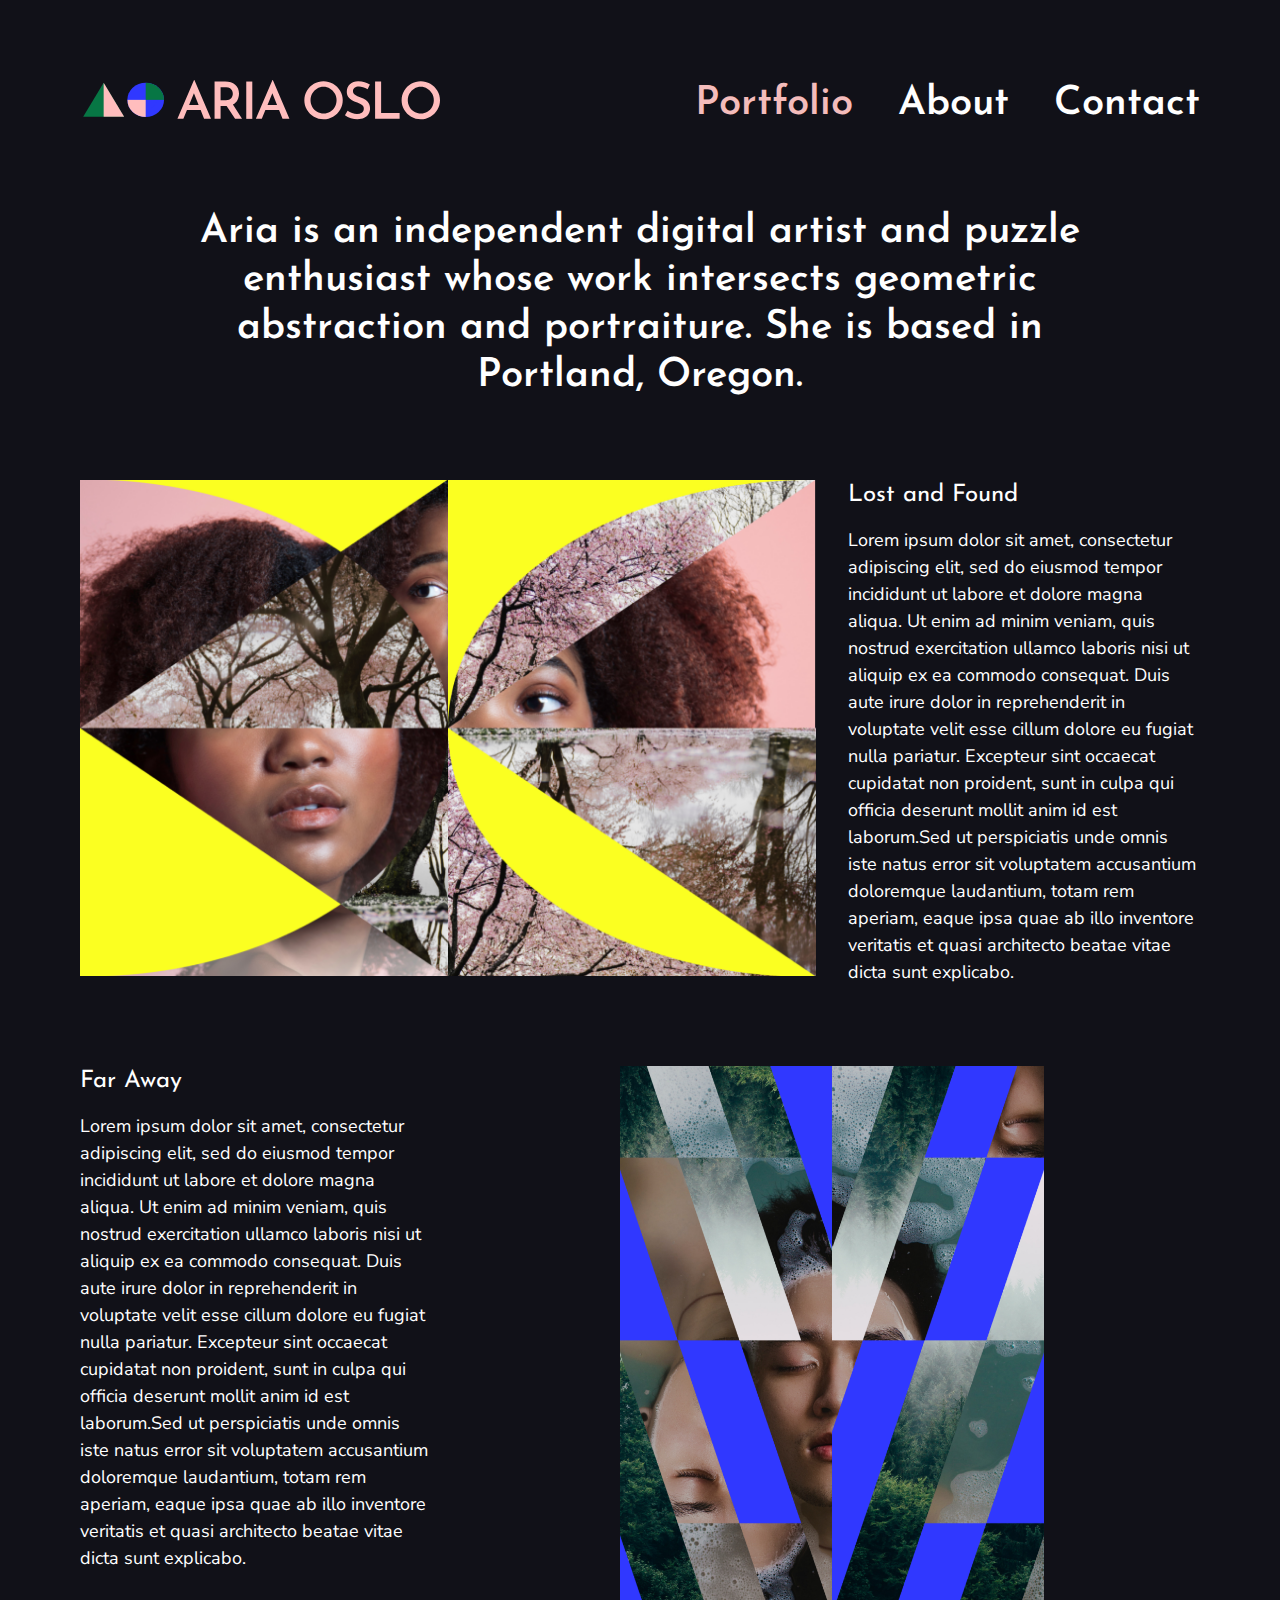
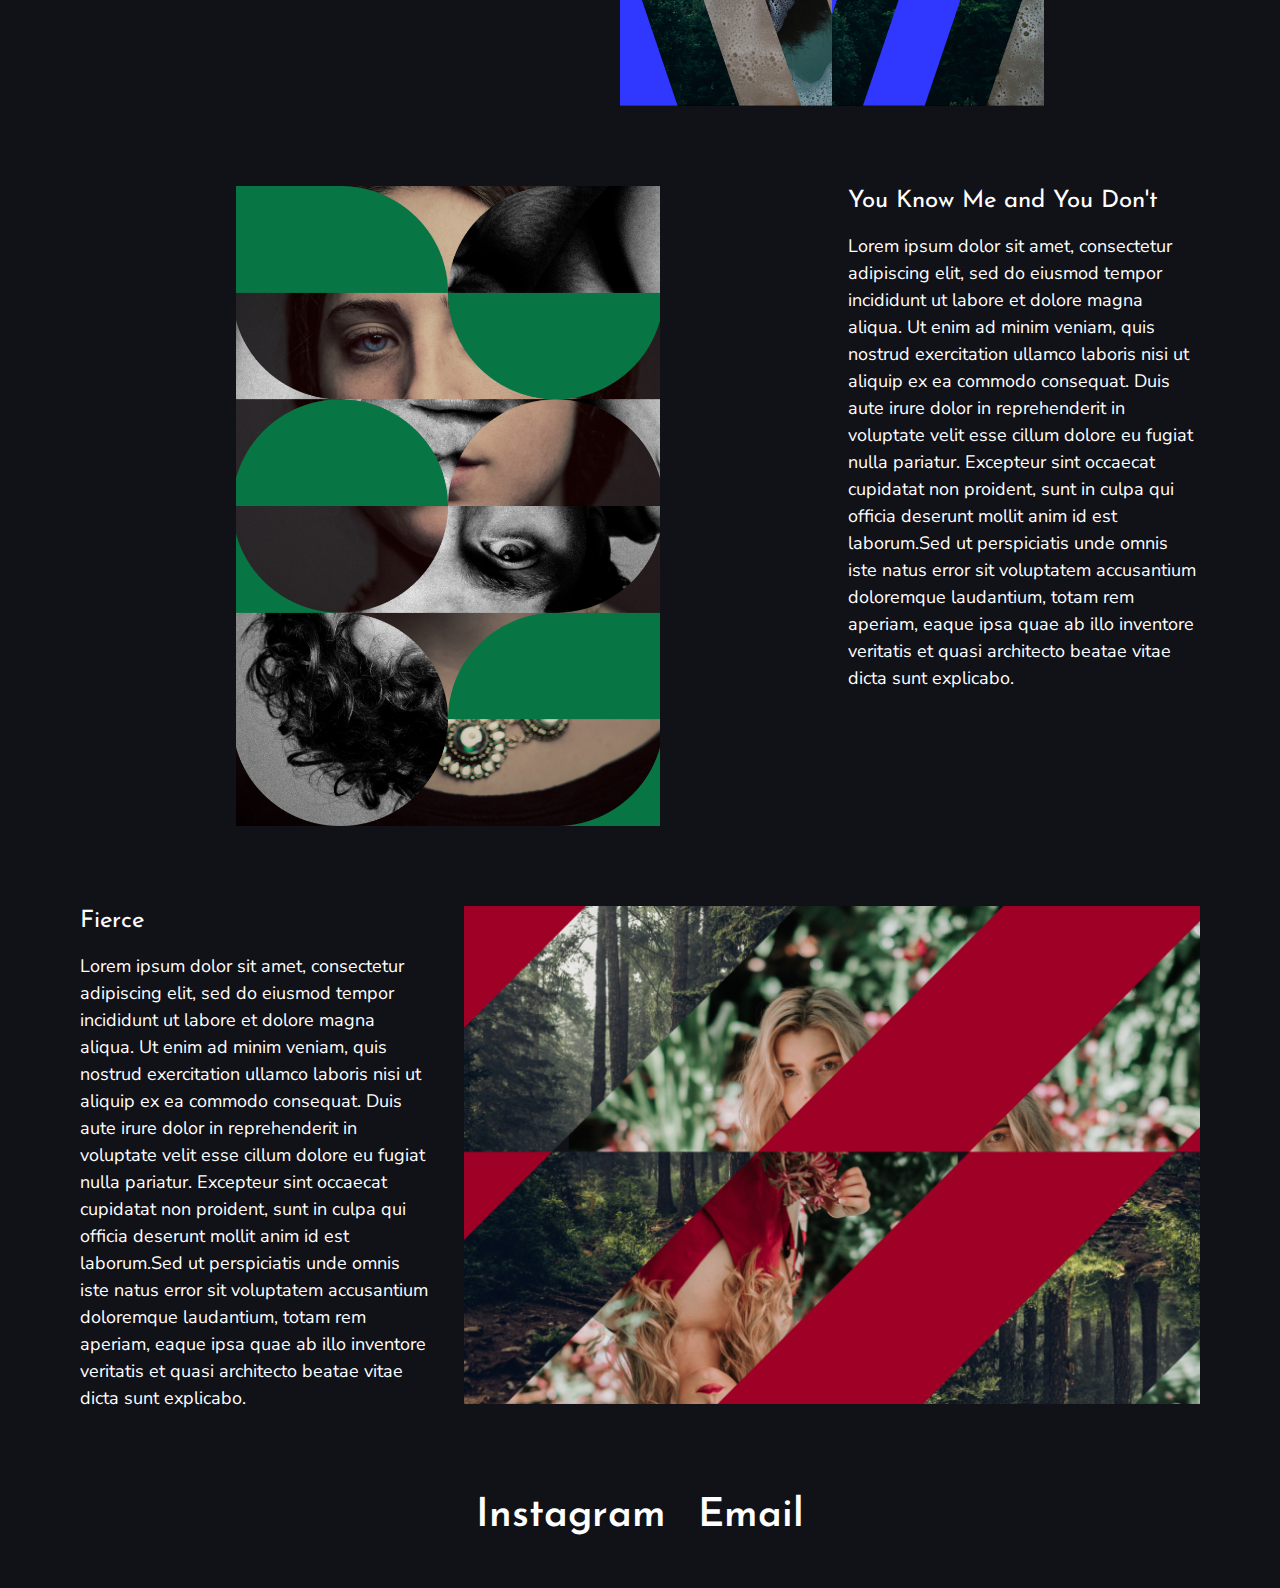
<file: index.html>
<!DOCTYPE html>
<html lang="en">
<head>
    <meta charset="UTF-8">
    <meta name="viewport" content="width=device-width, initial-scale=1.0">
    <title>Aria Oslo - Digital Artist Based in Portland, Oregon</title>
    <link rel="stylesheet" href="base.css">
    <link rel="stylesheet" href="style.css">
    <link href="https://fonts.googleapis.com/css2?family=Josefin+Sans:wght@400;600&family=Nunito+Sans&display=swap" rel="stylesheet"> 
</head>
<body>
    <header>
            <img src="Logo.svg" alt="Logo">
        <nav>
            <a href="index.html" class="selected">Portfolio</a>
            <a href="about.html">About</a>
            <a href="contact.html">Contact</a>
        </nav>
    </header>
    <section>
        <h1>
            Aria is an independent digital artist and puzzle enthusiast whose work intersects geometric abstraction and portraiture. She is based in Portland, Oregon.
        </h1>
        
    </section>
    
    <section class="project">
        <div class="artwork">
            <img src="lost-and-found.png" alt="lost-and-found">
        </div>
        <div class="description">
            <h2>Lost and Found</h2>
            <p>Lorem ipsum dolor sit amet, consectetur adipiscing elit, sed do eiusmod tempor incididunt ut labore et dolore magna aliqua. Ut enim ad minim veniam, quis nostrud exercitation ullamco laboris nisi ut aliquip ex ea commodo consequat. Duis aute irure dolor in reprehenderit in voluptate velit esse cillum dolore eu fugiat nulla pariatur. Excepteur sint occaecat cupidatat non proident, sunt in culpa qui officia deserunt mollit anim id est laborum.Sed ut perspiciatis unde omnis iste natus error sit voluptatem accusantium doloremque laudantium, totam rem aperiam, eaque ipsa quae ab illo inventore veritatis et quasi architecto beatae vitae dicta sunt explicabo. </p>
        </div>
    </section>

    <section class="project project-alt">
       <div class="artwork">
            <img src="far-away.png" alt="far-away">
       </div>
       <div class="description">
            <h2>Far Away</h2>
            <p>Lorem ipsum dolor sit amet, consectetur adipiscing elit, sed do eiusmod tempor incididunt ut labore et dolore magna aliqua. Ut enim ad minim veniam, quis nostrud exercitation ullamco laboris nisi ut aliquip ex ea commodo consequat. Duis aute irure dolor in reprehenderit in voluptate velit esse cillum dolore eu fugiat nulla pariatur. Excepteur sint occaecat cupidatat non proident, sunt in culpa qui officia deserunt mollit anim id est laborum.Sed ut perspiciatis unde omnis iste natus error sit voluptatem accusantium doloremque laudantium, totam rem aperiam, eaque ipsa quae ab illo inventore veritatis et quasi architecto beatae vitae dicta sunt explicabo. </p>
       </div>
    </section>

    <section class="project">
        <div class="artwork">
            <img src="you-know-me.png" alt="you-know-me">
        </div>
        <div class="description">
            <h2>You Know Me and You Don't</h2>
            <p>Lorem ipsum dolor sit amet, consectetur adipiscing elit, sed do eiusmod tempor incididunt ut labore et dolore magna aliqua. Ut enim ad minim veniam, quis nostrud exercitation ullamco laboris nisi ut aliquip ex ea commodo consequat. Duis aute irure dolor in reprehenderit in voluptate velit esse cillum dolore eu fugiat nulla pariatur. Excepteur sint occaecat cupidatat non proident, sunt in culpa qui officia deserunt mollit anim id est laborum.Sed ut perspiciatis unde omnis iste natus error sit voluptatem accusantium doloremque laudantium, totam rem aperiam, eaque ipsa quae ab illo inventore veritatis et quasi architecto beatae vitae dicta sunt explicabo. </p>
        </div>
    </section>

    <section class="project project-alt">
        <div class="artwork">
            <img src="fierce.png" alt="fierce">
        </div>
        <div class="description">
            <h2>Fierce</h2>
            <p>Lorem ipsum dolor sit amet, consectetur adipiscing elit, sed do eiusmod tempor incididunt ut labore et dolore magna aliqua. Ut enim ad minim veniam, quis nostrud exercitation ullamco laboris nisi ut aliquip ex ea commodo consequat. Duis aute irure dolor in reprehenderit in voluptate velit esse cillum dolore eu fugiat nulla pariatur. Excepteur sint occaecat cupidatat non proident, sunt in culpa qui officia deserunt mollit anim id est laborum.Sed ut perspiciatis unde omnis iste natus error sit voluptatem accusantium doloremque laudantium, totam rem aperiam, eaque ipsa quae ab illo inventore veritatis et quasi architecto beatae vitae dicta sunt explicabo. </p>
        </div>
    </section>

    <footer>
        <a href="https://www.instagram.com/carolinelesta/">Instagram</a>
        <a href="mailto:carolineclester@gmail.com?subject=Mail from Our Site">Email</a>
    </footer>
</body>
</html>
</file>
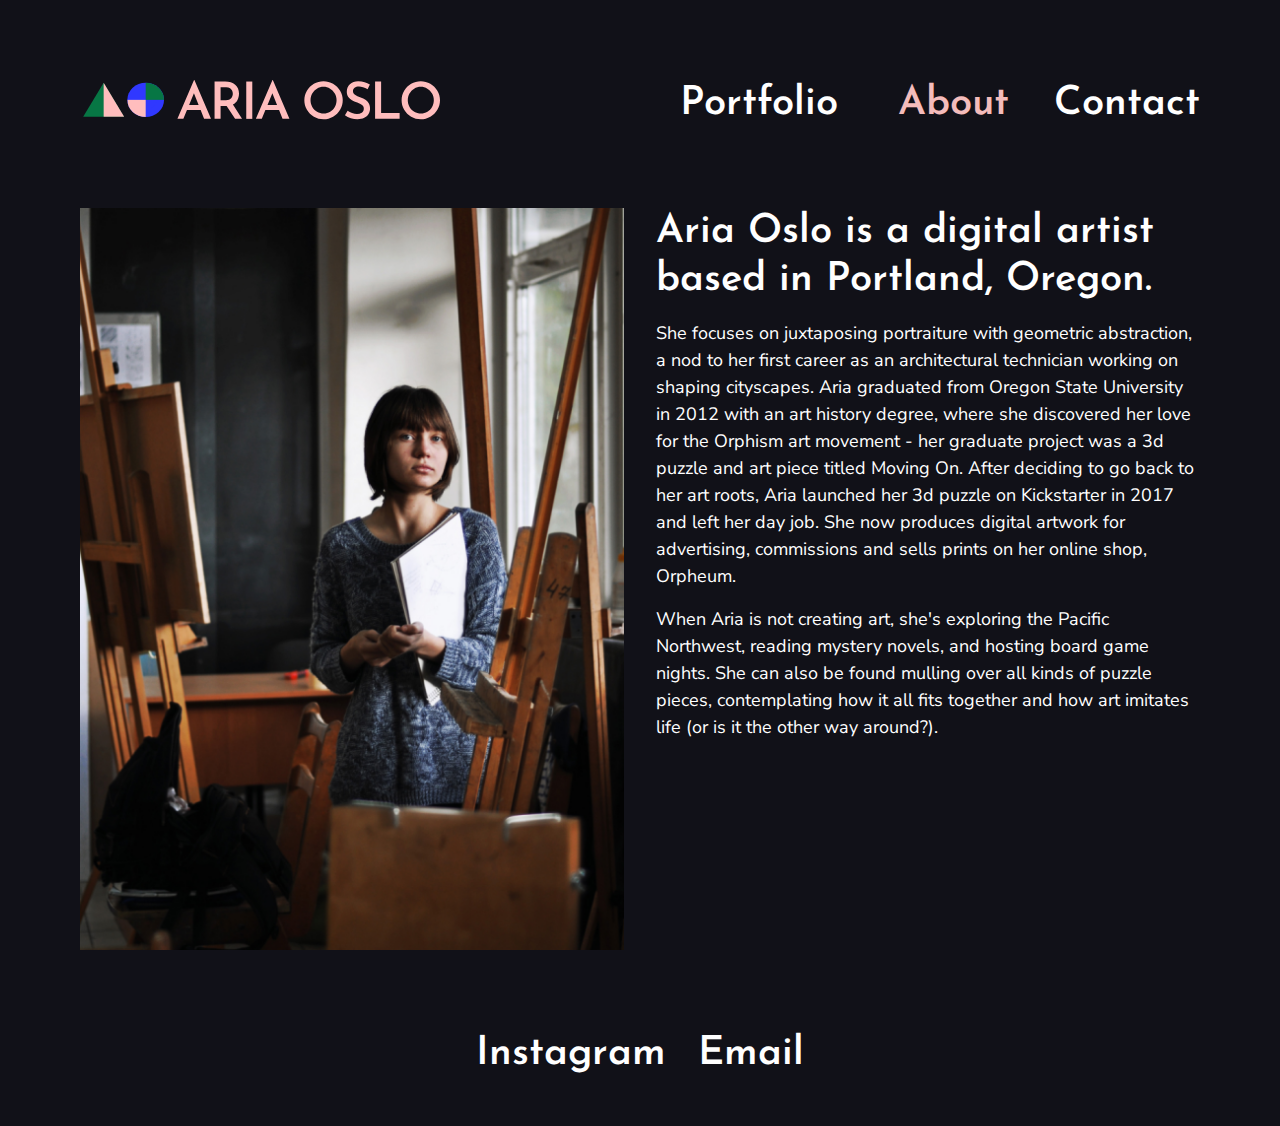
<file: about.html>
<!DOCTYPE html>
<html lang="en">
<head>
    <meta charset="UTF-8">
    <meta name="viewport" content="width=device-width, initial-scale=1.0">
    <title>Aria Oslo - Digital Artist Based in Portland, Oregon</title>
    <link rel="stylesheet" href="base.css">
    <link rel="stylesheet" href="style.css">
    <link href="https://fonts.googleapis.com/css2?family=Josefin+Sans:wght@400;600&family=Nunito+Sans&display=swap" rel="stylesheet"> 
</head>
<body>
    <header>
            <img src="Logo.svg" alt="Logo">
        <nav>
            <a href="index.html">Portfolio</a>
            <a href="about.html" class="selected">About</a>
            <a href="contact.html">Contact</a>
        </nav>
    </header>

    <section class="about">
        <div class="photo">
            <img src="headshot.png" alt="Aria Oslo headshot">
        </div>
        <div class = "description">
            <h1>Aria Oslo is a digital artist based in Portland, Oregon.</h1>
            <p>She focuses on juxtaposing portraiture with geometric abstraction, a nod to her first career as an architectural technician working on shaping cityscapes. Aria graduated from Oregon State University in 2012 with an art history degree, where she discovered her love for the Orphism art movement - her graduate project was a 3d puzzle and art piece titled Moving On. After deciding to go back to her art roots, Aria launched her 3d puzzle on Kickstarter in 2017 and left her day job. She now produces digital artwork for advertising, commissions and sells prints on her online shop, Orpheum.</p>
            <p>When Aria is not creating art, she's exploring the Pacific Northwest, reading mystery novels, and hosting board game nights. She can also be found mulling over all kinds of puzzle pieces, contemplating how it all fits together and how art imitates life (or is it the other way around?). </p>
        </div>
    </section>


    <footer>
        <a href="https://www.instagram.com/carolinelesta/">Instagram</a>
        <a href="mailto:carolineclester@gmail.com?subject=Mail from Our Site">Email</a>
    </footer>
</body>
</html>
</file>
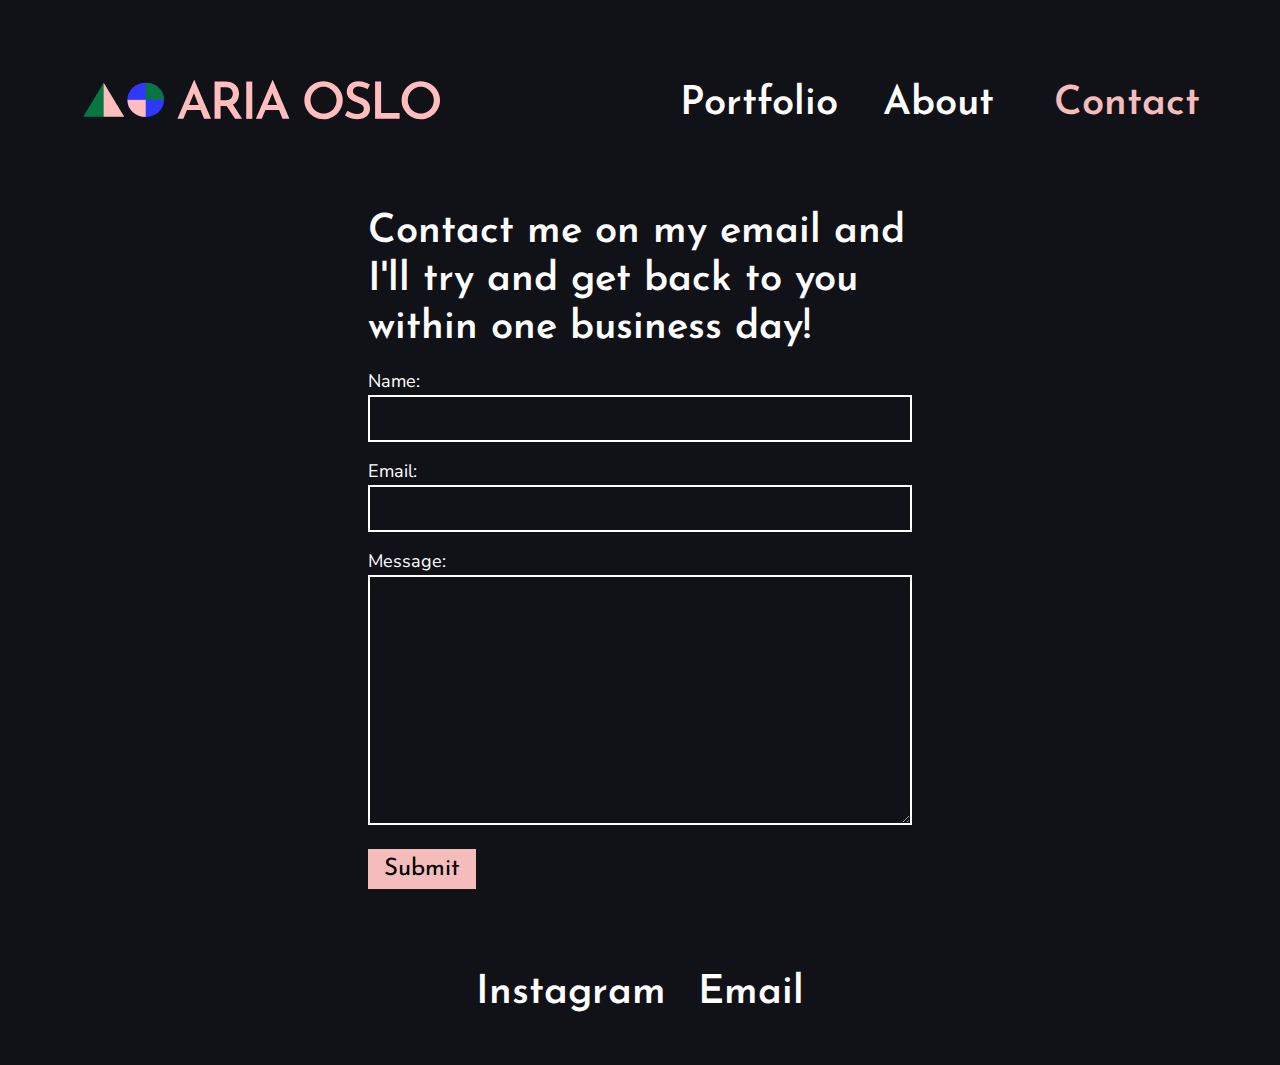
<file: contact.html>
<!DOCTYPE html>
<html lang="en">
<head>
    <meta charset="UTF-8">
    <meta name="viewport" content="width=device-width, initial-scale=1.0">
    <title>Aria Oslo - Digital Artist Based in Portland, Oregon</title>
    <link rel="stylesheet" href="base.css">
    <link rel="stylesheet" href="style.css">
    <link href="https://fonts.googleapis.com/css2?family=Josefin+Sans:wght@400;600&family=Nunito+Sans&display=swap" rel="stylesheet"> 
</head>
<body>
    <header>
            <img src="Logo.svg" alt="Logo">
        <nav>
            <a href="index.html">Portfolio</a>
            <a href="about.html">About</a>
            <a href="contact.html" class="selected">Contact</a>
        </nav>
    </header>
    <section class="contact">
        <div class="form">
            <h1>
                Contact me on my email and I'll try and get back to you within one business day! 
            </h1>
            <form action="https://formspree.io/xpzylwlg" method="POST">
                <label>
                    Name:
                    <input type="text" name="name">
                </label>
                <label>
                    Email: 
                    <input type="email" name="_replyto">
                </label>
                <label>Message:
                <textarea name="message" id="message"></textarea>
                </label>
                <button type="submit" value="Send">Submit</button>
              </form>
        </div>
    </section>
 
    <footer>
        <a href="https://www.instagram.com/carolinelesta/">Instagram</a>
        <a href="mailto:carolineclester@gmail.com?subject=Mail from Our Site">Email</a>
    </footer>
</body>
</html>
</file>
<file: base.css>
html, body, div, span, applet, object, iframe,
h1, h2, h3, h4, h5, h6, p, blockquote, pre,
a, abbr, acronym, address, big, cite, code,
del, dfn, em, img, ins, kbd, q, s, samp,
small, strike, strong, sub, sup, tt, var,
b, u, i, center,
dl, dt, dd, ol, ul, li,
fieldset, form, label, legend,
table, caption, tbody, tfoot, thead, tr, th, td,
article, aside, canvas, details, embed,
figure, figcaption, footer, header, hgroup,
menu, nav, output, ruby, section, summary,
time, mark, audio, video {
  margin: 0;
  padding: 0;
  border: 0;
  font-size: 100%;
  font: inherit;
  vertical-align: baseline;
}

article, aside, details, figcaption, figure,
footer, header, hgroup, menu, nav, section {
  display: block;
}
body {
  line-height: 1;
}
ol, ul {
  list-style: none;
}
blockquote, q {
  quotes: none;
}
blockquote:before, blockquote:after,
q:before, q:after {
  content: '';
  content: none;
}
table {
  border-collapse: collapse;
  border-spacing: 0;
}

img, iframe {
  vertical-align: bottom;
  max-width: 100%;
}

input, textarea, select {
  font: inherit;
}

* {
  -webkit-box-sizing: border-box;
  -moz-box-sizing: border-box;
  box-sizing: border-box;
  -webkit-font-smoothing: antialiased;
  text-rendering: optimizeLegibility;
}
</file>
<file: style.css>
body {
    font-family: 'Nunito Sans', sans-serif;
    font-size: 18px;
    line-height: 1.5;
    background-color: #111118;
    color: #ffffff;
    margin: 80px auto 48px auto;
    width: 1120px; 
}

header {
    display: flex; 
    align-items: center;
    justify-content: space-between;
    flex-direction: row;
}

h1, nav, footer {
    font-family: 'Josefin Sans', sans-serif;
    font-size: 40px;
    font-weight: 600;
    line-height: 1.2;
}

h2 {
    font-family: 'Josefin Sans', sans-serif;
    font-size: 24px;
    font-weight: 400;
    line-height: 1.3;
    margin: 0 0 16px 0;
}

a {
    color: #ffffff; 
    text-decoration: none;
    margin: 0 0 0 32px;
    transition: margin 1s, color 0.3s;
}

a:hover, a.selected {
    color: #f4bcbb;
    margin: 0 0 0 47px;
}

section {
    margin: 80px 0 80px 0; 
    display: grid;
    grid-template-columns: repeat(12, 1fr);
    gap: 32px 32px; 
    grid-auto-flow: dense;
}

section h1 {
    grid-column: 2 / span 10;
    text-align: center;
} 

section.project div.artwork{
    grid-column: 1 / span 8;
    text-align: center;  
}

section.project div.description {
    grid-column: 9 / span 4;
}

section.project img {
    max-height: 640px;
}

section.project-alt div.artwork{
    grid-column: 5 / span 8;    
}

section.project-alt div.description {
    grid-column: 1 / span 4;

}
section.about div.photo {
    grid-column: 1 / span 6;
}

section.about div.description {
    grid-column: 7 / span 6;
}

section.about h1 {
    margin: 0 0 0 0;
    text-align: left;
}

section.about p{
    margin: 16px 0 16px 0;
}

section.contact div.form {
    grid-column: 4 / span 6;
}

section.contact h1 {
    text-align: left;
}

footer {
    display: flex; 
    align-items: center;
    justify-content: center;
}

footer a {
    margin: 0 16px 0 16px;
}

input, textarea {
    width: 100%;
    background-color: #111118;
    border: solid 2px white;
    color: white;
    padding: 8px 16px 8px 16px;
}

label {
    display: block;
    margin: 16px 0 16px 0;
}

textarea {
    height: 250px;
}

button {
    background-color: #f4bcbb;
    border: none;
    font-size: 24px;
    font-family: 'Josefin Sans', sans-serif;
    padding: 8px 16px 8px 16px;
}

input:focus, textarea:focus {
    border: 2px solid;
}

@media (max-width: 1248px) {
    body {
        width: auto;
        margin: 80px 64px 48px 64px;
        
    }

    h1, nav, footer {
        font-size: 24px;
    }
}

@media (max-width: 920px) {
    header {
        flex-direction: column;
    }
    nav {
        margin: 24px 0 0 0;
    }
    header img {
        max-width: 300px;
    }
    header a {
        margin: 16px 0 16px 0; 
        padding: 5px;
    }
}

@media (max-width: 660px) {
    section {
        grid-template-columns: repeat(4, 1fr);
        gap: 24px 24px;
    }
    section h1, 
    section.project div.artwork, 
    section.project div.description, 
    section.about div.photo,
    section.about div.description,
    section.contact div.form {
        grid-column: 1 / span 4;
    }
}

@media (max-width: 500px) {
    body {
        margin: 32px 32px 32px 32px;
    }
    header img {
        width: 100%; 
    }
    nav {
        font-size: 20px;
    }

    a, a:hover, a.selected {
        padding: 0px;
        margin: auto;
    }
    h1, footer {
        font-size: 21px;
    }
    p{
        font-size: 16px;
    }
}
</file>
